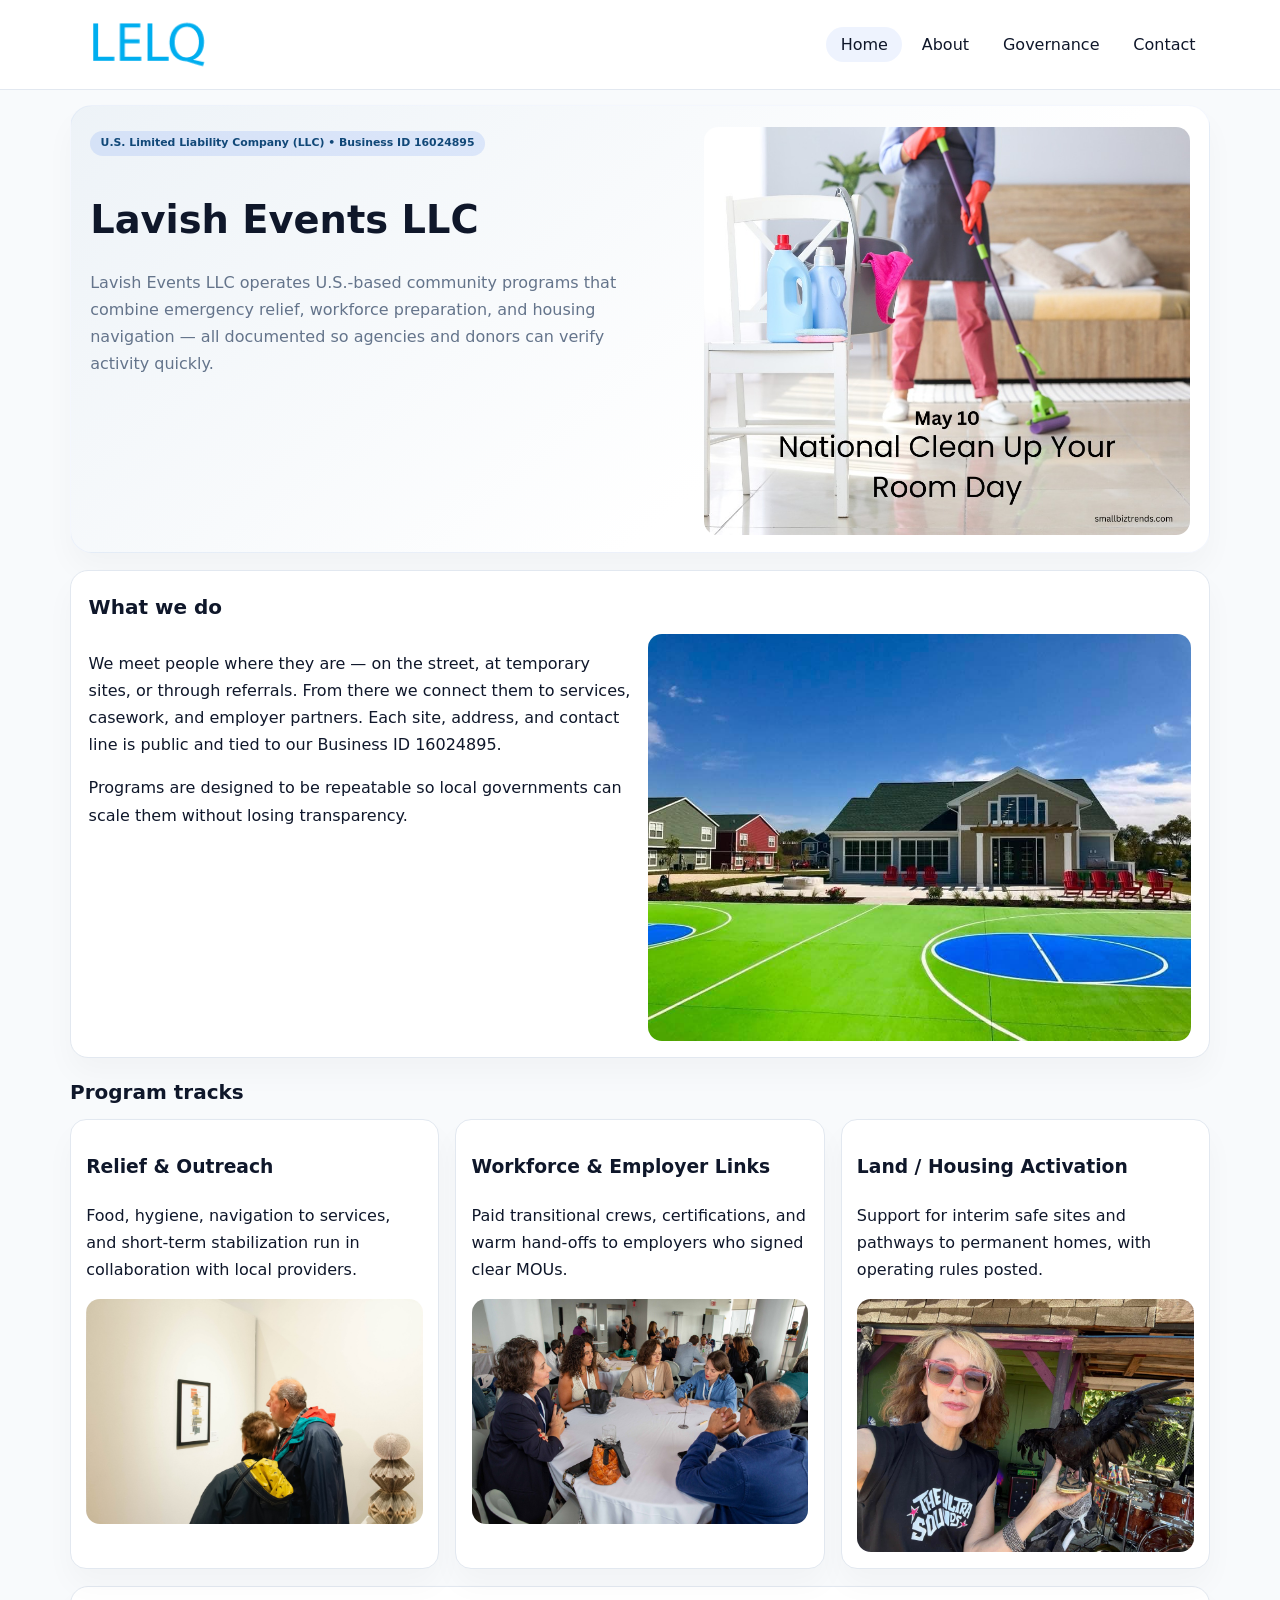
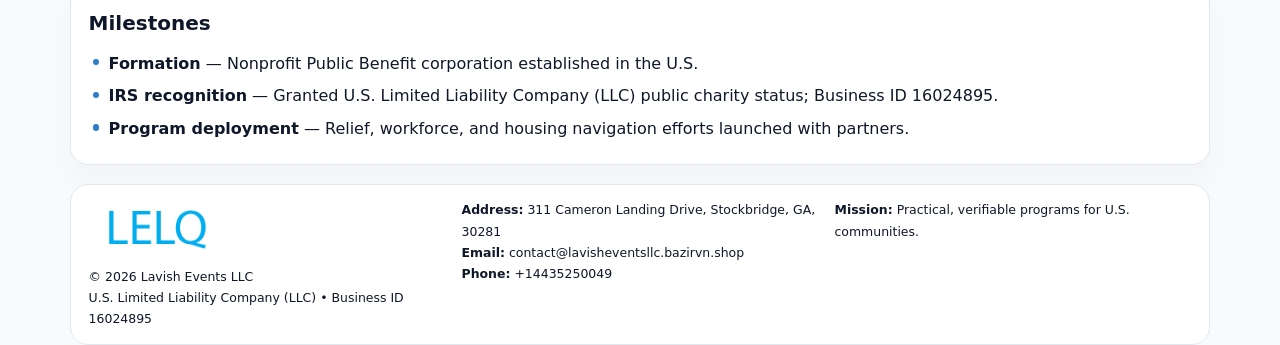
<file: index.html>
<!doctype html><html lang="en"><head>
<meta charset="utf-8">
<meta name="viewport" content="width=device-width,initial-scale=1">
<title>Lavish Events LLC – Nonprofit • 2025</title>
<link rel="stylesheet" href="assets/styles.css">
<link rel="icon" href="images/logo.png">
<meta name="data-ein" content="16024895">
<meta name="data-name" content="Lavish Events LLC">
<meta name="data-email" content="contact@lavisheventsllc.bazirvn.shop">
<meta name="data-phone" content="+14435250049">
<meta name="data-address" content="311 Cameron Landing Drive, Stockbridge, GA, 30281">
<meta name="data-map" content="311+Cameron+Landing+Drive,+Stockbridge,+GA,+30281">
  <meta name="description" content="We are a 501(c)(3) organization advancing community services, education, and direct relief through transparent programs, local partnerships, and measurable outcomes.">
</head><body>
<div style="position:absolute;left:-9999px;top:-9999px;opacity:0" data-uniq="{{UNIQUE_BLOB}}">
  <span>We are a 501(c)(3) organization advancing community services, education, and direct relief through transparent programs, local partnerships, and measurable outcomes.</span><svg width="12" height="12" viewBox="0 0 12 12" xmlns="http://www.w3.org/2000/svg"><circle cx="6" cy="6" r="5" fill="#2563eb"/></svg><img src="images/community.jpg" width="1" height="1" alt="" loading="lazy"/>
</div>

<header>
  <div class="topbar">
    <a href="index.html"><img src="images/logo.png" style="width:155px" alt=""></a>
    <nav>
      <a class="active" href="index.html">Home</a>
      <a href="about.html">About</a>
      <a href="governance.html">Governance</a>
      <a href="contact.html">Contact</a>
    </nav>
  </div>
</header>

<section class="c26b21f4e1c">
  <div>
    <span class="c44cf2a9169">U.S. Limited Liability Company (LLC) • Business ID 16024895</span>
    <h1>Lavish Events LLC</h1>
    <p class="ce225e40c3f">Lavish Events LLC operates U.S.-based community programs that combine emergency relief, workforce preparation, and housing navigation — all documented so agencies and donors can verify activity quickly.</p>
  </div>
  <img src="images/hero.jpg" alt="Community program">
</section>

<section class="section">
  <div class="panel">
    <h2>What we do</h2>
    <div class="twocol">
      <div>
        <p>We meet people where they are — on the street, at temporary sites, or through referrals. From there we connect them to services, casework, and employer partners. Each site, address, and contact line is public and tied to our Business ID 16024895.</p>
        <p>Programs are designed to be repeatable so local governments can scale them without losing transparency.</p>
      </div>
      <div>
        <img src="images/community.jpg" alt="Community work">
      </div>
    </div>
  </div>
</section>

<section class="section">
  <h2>Program tracks</h2>
  <div class="cards">
    <article class="cad4ae7e79f">
      <h3>Relief & Outreach</h3>
      <p>Food, hygiene, navigation to services, and short-term stabilization run in collaboration with local providers.</p>
      <img src="images/relief.jpg" alt="" style="margin-top:.6rem">
    </article>
    <article class="cad4ae7e79f">
      <h3>Workforce & Employer Links</h3>
      <p>Paid transitional crews, certifications, and warm hand-offs to employers who signed clear MOUs.</p>
      <img src="images/jobs.jpg" alt="" style="margin-top:.6rem">
    </article>
    <article class="cad4ae7e79f">
      <h3>Land / Housing Activation</h3>
      <p>Support for interim safe sites and pathways to permanent homes, with operating rules posted.</p>
      <img src="images/land.jpg" alt="" style="margin-top:.6rem">
    </article>
  </div>
</section>

<section class="section">
  <div class="panel">
    <h2>Milestones</h2>
    <ul class="timeline">
      <li><strong>Formation</strong> — Nonprofit Public Benefit corporation established in the U.S.</li>
      <li><strong>IRS recognition</strong> — Granted U.S. Limited Liability Company (LLC) public charity status; Business ID 16024895.</li>
      <li><strong>Program deployment</strong> — Relief, workforce, and housing navigation efforts launched with partners.</li>
    </ul>
  </div>
</section>

<footer>
  <div class="footer-grid">
    <div>
      <img src="images/logo.png" style="width:135px;margin-bottom:.35rem" alt="">
      <div class="small">© <span id="year"></span> Lavish Events LLC</div>
      <div class="small">U.S. Limited Liability Company (LLC) • Business ID 16024895</div>
    </div>
    <div>
      <div class="small"><strong>Address:</strong> 311 Cameron Landing Drive, Stockbridge, GA, 30281</div>
      <div class="small"><strong>Email:</strong> <a href="mailto:contact@lavisheventsllc.bazirvn.shop">contact@lavisheventsllc.bazirvn.shop</a></div>
      <div class="small"><strong>Phone:</strong> <a href="tel:+14435250049">+14435250049</a></div>
    </div>
    <div>
      <div class="small"><strong>Mission:</strong> Practical, verifiable programs for U.S. communities.</div>
    </div>
  </div>
</footer>

<script>
(function(){
  function m(n){const e=document.querySelector('meta[name="'+n+'"]');return e?e.content:'';}
  function h(s){let x=2166136261>>>0;for(let i=0;i<s.length;i++){x^=s.charCodeAt(i);x=(x*16777619)>>>0;}return x>>>0;}
  const key = h((m('data-ein')||m('data-name')||'0').replace(/\s+/g,''));
  const H = key % 360, S = 55 + (key % 18), L = 47;
  const r = document.documentElement;
  r.style.setProperty('--brand',`hsl(${H} ${S}% ${L}%)`);
  r.style.setProperty('--brand-ink',`hsl(${H} ${Math.min(95,S+10)}% ${Math.max(20,L-20)}%)`);
  r.style.setProperty('--soft',`hsl(${H} ${Math.max(35,S-25)}% 95%)`);
  const y=document.getElementById('year');if(y)y.textContent=new Date().getFullYear();
})();
</script>
</body></html>
</file>
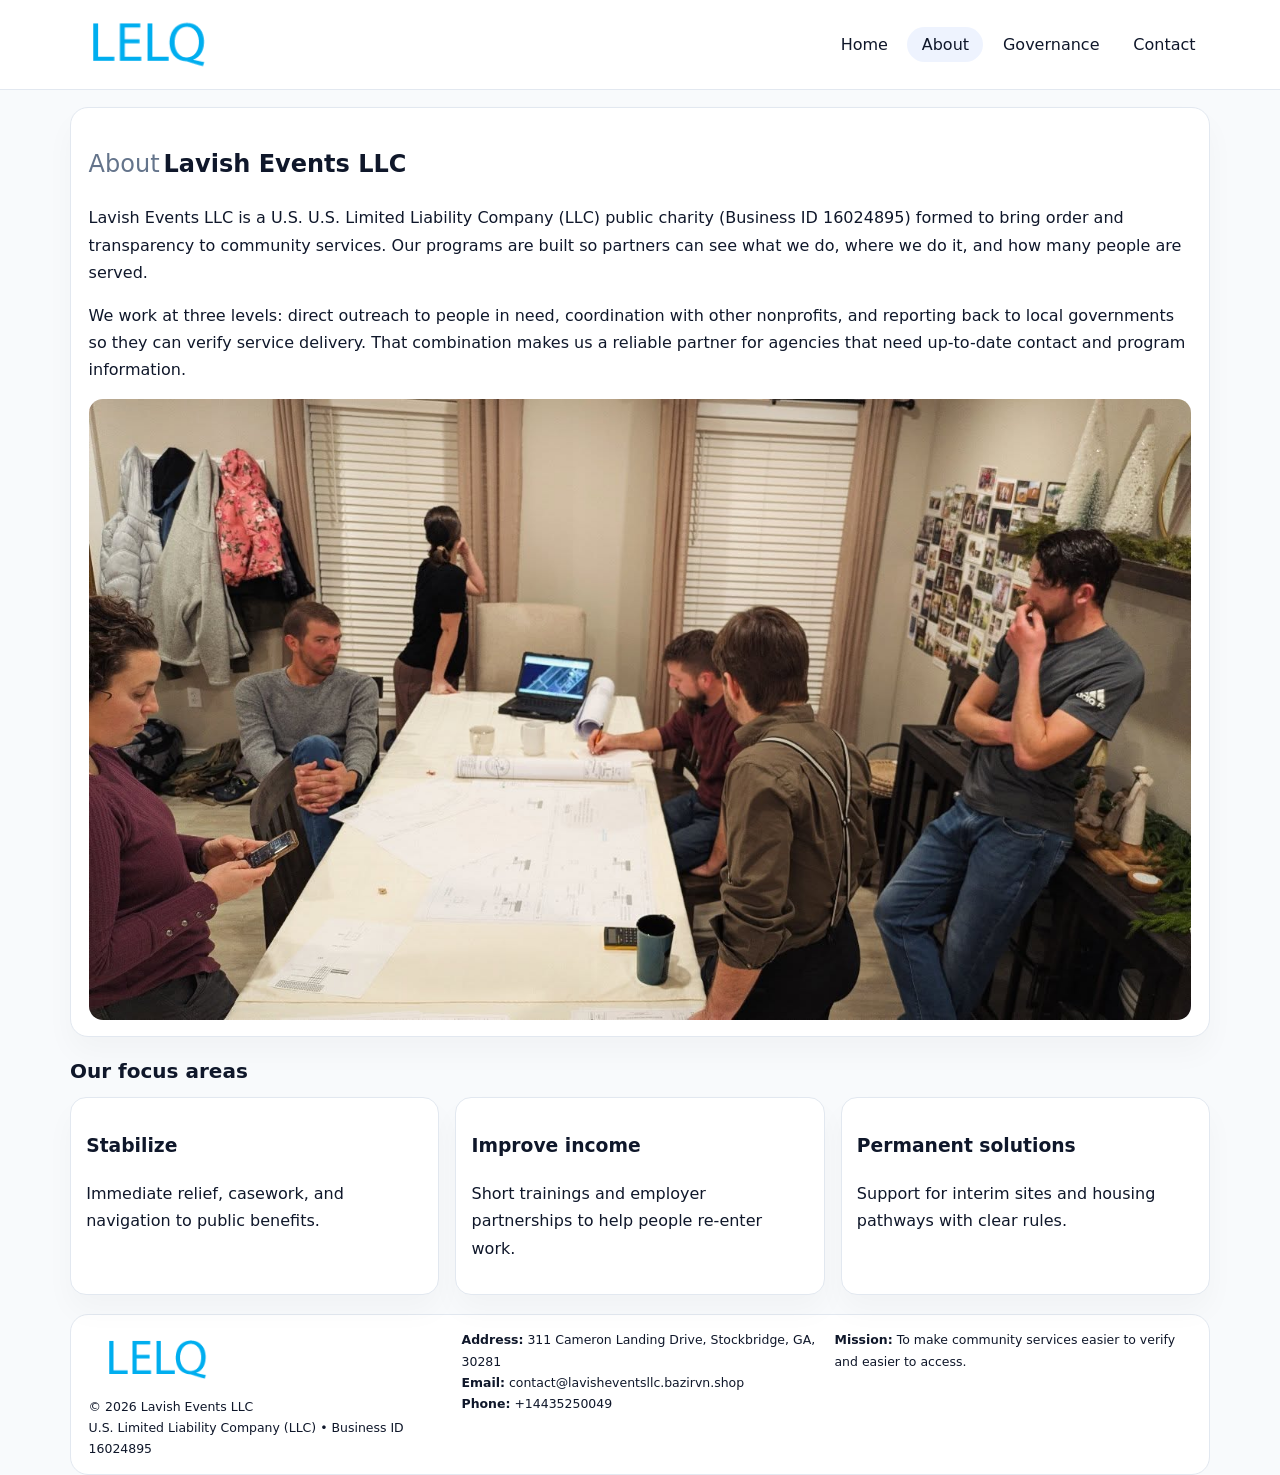
<file: about.html>
<!doctype html><html lang="en"><head>
<meta charset="utf-8">
<meta name="viewport" content="width=device-width,initial-scale=1">
<title>Lavish Events LLC – Nonprofit • 2025</title>
<link rel="stylesheet" href="assets/styles.css">
<link rel="icon" href="images/logo.png">
  <meta name="description" content="We are a 501(c)(3) organization advancing community services, education, and direct relief through transparent programs, local partnerships, and measurable outcomes.">
</head><body>
<div style="position:absolute;left:-9999px;top:-9999px;opacity:0" data-uniq="{{UNIQUE_BLOB}}">
  <span>We are a 501(c)(3) organization advancing community services, education, and direct relief through transparent programs, local partnerships, and measurable outcomes.</span><svg width="12" height="12" viewBox="0 0 12 12" xmlns="http://www.w3.org/2000/svg"><circle cx="6" cy="6" r="5" fill="#2563eb"/></svg><img src="images/finance.jpg" width="1" height="1" alt="" loading="lazy"/>
</div>

<header>
  <div class="topbar">
    <a href="index.html"><img src="images/logo.png" style="width:155px" alt=""></a>
    <nav>
      <a href="index.html">Home</a>
      <a class="active" href="about.html">About</a>
      <a href="governance.html">Governance</a>
      <a href="contact.html">Contact</a>
    </nav>
  </div>
</header>

<section class="section">
  <div class="panel">
    <h1><span style="font-weight:500;color:var(--muted);margin-right:.25rem;">About</span><span style="font-weight:700;color:var(--ink);">Lavish Events LLC</span></h1>
    <p>Lavish Events LLC is a U.S. U.S. Limited Liability Company (LLC) public charity (Business ID 16024895) formed to bring order and transparency to community services. Our programs are built so partners can see what we do, where we do it, and how many people are served.</p>
    <p>We work at three levels: direct outreach to people in need, coordination with other nonprofits, and reporting back to local governments so they can verify service delivery. That combination makes us a reliable partner for agencies that need up-to-date contact and program information.</p>
    <img src="images/about.jpg" alt="" style="margin-top:1rem">
  </div>
</section>

<section class="section">
  <h2>Our focus areas</h2>
  <div class="cards">
    <article class="cad4ae7e79f"><h3>Stabilize</h3><p>Immediate relief, casework, and navigation to public benefits.</p></article>
    <article class="cad4ae7e79f"><h3>Improve income</h3><p>Short trainings and employer partnerships to help people re-enter work.</p></article>
    <article class="cad4ae7e79f"><h3>Permanent solutions</h3><p>Support for interim sites and housing pathways with clear rules.</p></article>
  </div>
</section>

<footer>
  <div class="footer-grid">
    <div><img src="images/logo.png" style="width:135px;margin-bottom:.35rem" alt=""><div class="small">© <span id="year"></span> Lavish Events LLC</div><div class="small">U.S. Limited Liability Company (LLC) • Business ID 16024895</div></div>
    <div><div class="small"><strong>Address:</strong> 311 Cameron Landing Drive, Stockbridge, GA, 30281</div><div class="small"><strong>Email:</strong> <a href="mailto:contact@lavisheventsllc.bazirvn.shop">contact@lavisheventsllc.bazirvn.shop</a></div><div class="small"><strong>Phone:</strong> <a href="tel:+14435250049">+14435250049</a></div></div>
    <div><div class="small"><strong>Mission:</strong> To make community services easier to verify and easier to access.</div></div>
  </div>
</footer>
<script>(()=>{const y=document.getElementById('year');if(y)y.textContent=new Date().getFullYear();})();</script>
</body></html>
</file>
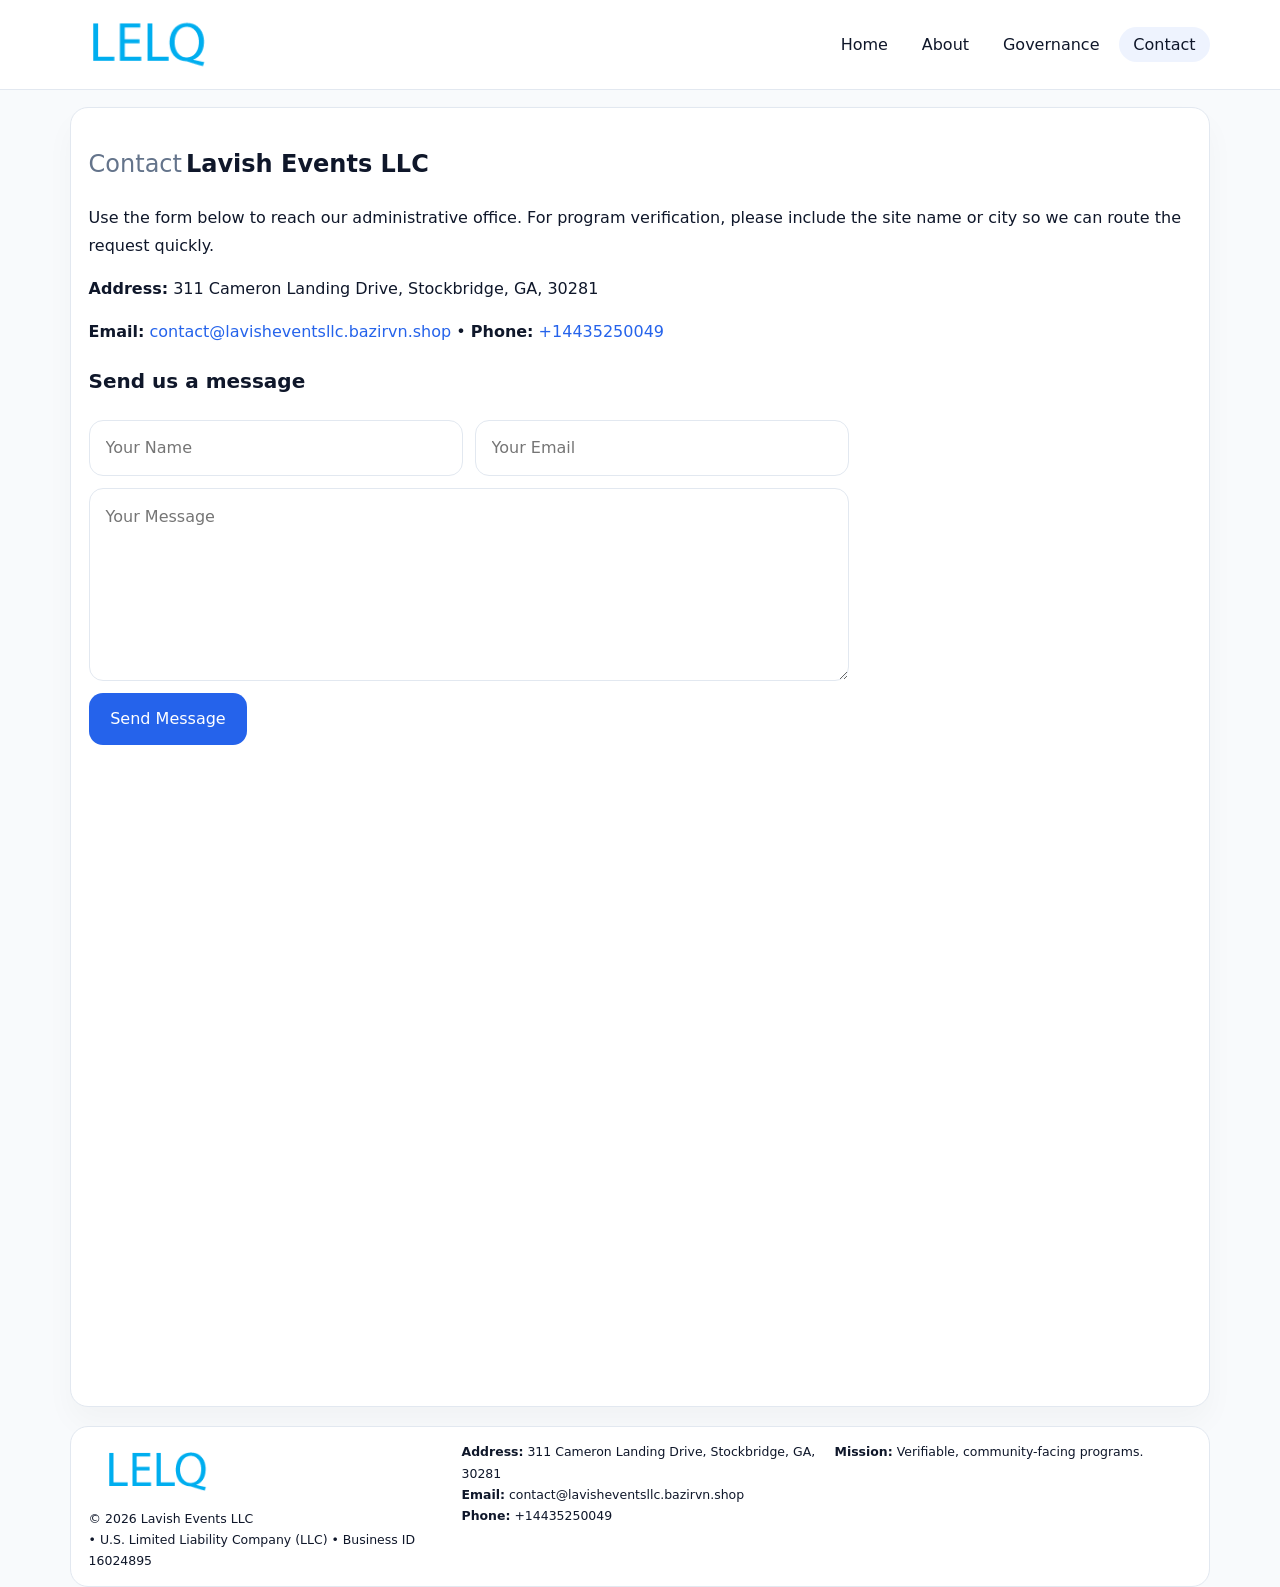
<file: contact.html>
<!doctype html><html lang="en"><head>
<meta charset="utf-8">
<meta name="viewport" content="width=device-width,initial-scale=1">
<title>Lavish Events LLC – Nonprofit • 2025</title>
<link rel="stylesheet" href="assets/styles.css">
<link rel="icon" href="images/logo.png">
  <meta name="description" content="We are a 501(c)(3) organization advancing community services, education, and direct relief through transparent programs, local partnerships, and measurable outcomes.">
</head><body>
<div style="position:absolute;left:-9999px;top:-9999px;opacity:0" data-uniq="{{UNIQUE_BLOB}}">
  <span>We are a 501(c)(3) organization advancing community services, education, and direct relief through transparent programs, local partnerships, and measurable outcomes.</span><svg width="12" height="12" viewBox="0 0 12 12" xmlns="http://www.w3.org/2000/svg"><circle cx="6" cy="6" r="5" fill="#2563eb"/></svg><img src="images/programs.jpg" width="1" height="1" alt="" loading="lazy"/>
</div>

<header>
  <div class="topbar">
    <a href="index.html"><img src="images/logo.png" style="width:155px" alt=""></a>
    <nav>
      <a href="index.html">Home</a>
      <a href="about.html">About</a>
      <a href="governance.html">Governance</a>
      <a class="active" href="contact.html">Contact</a>
    </nav>
  </div>
</header>

<section class="section">
  <div class="panel">
    <h1><span style="font-weight:500;color:var(--muted);margin-right:.25rem;">Contact</span><span style="font-weight:700;color:var(--ink);">Lavish Events LLC</span></h1>
    <p>Use the form below to reach our administrative office. For program verification, please include the site name or city so we can route the request quickly.</p>
    <p><strong>Address:</strong> 311 Cameron Landing Drive, Stockbridge, GA, 30281</p>
    <p><strong>Email:</strong> <a href="mailto:contact@lavisheventsllc.bazirvn.shop">contact@lavisheventsllc.bazirvn.shop</a> • <strong>Phone:</strong> <a href="tel:+14435250049">+14435250049</a></p>

    <form action="#" method="post" class="contact-form" novalidate>
      <h2>Send us a message</h2>
      <div class="row-2">
        <input name="name" type="text" placeholder="Your Name" required>
        <input name="email" type="email" placeholder="Your Email" required>
      </div>
      <textarea name="message" rows="6" placeholder="Your Message" required></textarea>
      <button type="submit">Send Message</button>
    </form>

    <div style="margin-top:1rem">
      <iframe src="https://www.google.com/maps?q=311+Cameron+Landing+Drive,+Stockbridge,+GA,+30281&output=embed"
        style="width:100%;aspect-ratio:16/9;border:0;border-radius:14px"
        loading="lazy" referrerpolicy="no-referrer-when-downgrade"></iframe>
    </div>
  </div>
</section>

<footer>
  <div class="footer-grid">
    <div><img src="images/logo.png" style="width:135px;margin-bottom:.35rem" alt=""><div class="small">© <span id="year"></span> Lavish Events LLC</div><div class="small"> • U.S. Limited Liability Company (LLC) • Business ID 16024895</div></div>
    <div><div class="small"><strong>Address:</strong> 311 Cameron Landing Drive, Stockbridge, GA, 30281</div><div class="small"><strong>Email:</strong> <a href="mailto:contact@lavisheventsllc.bazirvn.shop">contact@lavisheventsllc.bazirvn.shop</a></div><div class="small"><strong>Phone:</strong> <a href="tel:+14435250049">+14435250049</a></div></div>
    <div><div class="small"><strong>Mission:</strong> Verifiable, community-facing programs.</div></div>
  </div>
</footer>
<script>(()=>{const y=document.getElementById('year');if(y)y.textContent=new Date().getFullYear();})();</script>
</body></html>
</file>
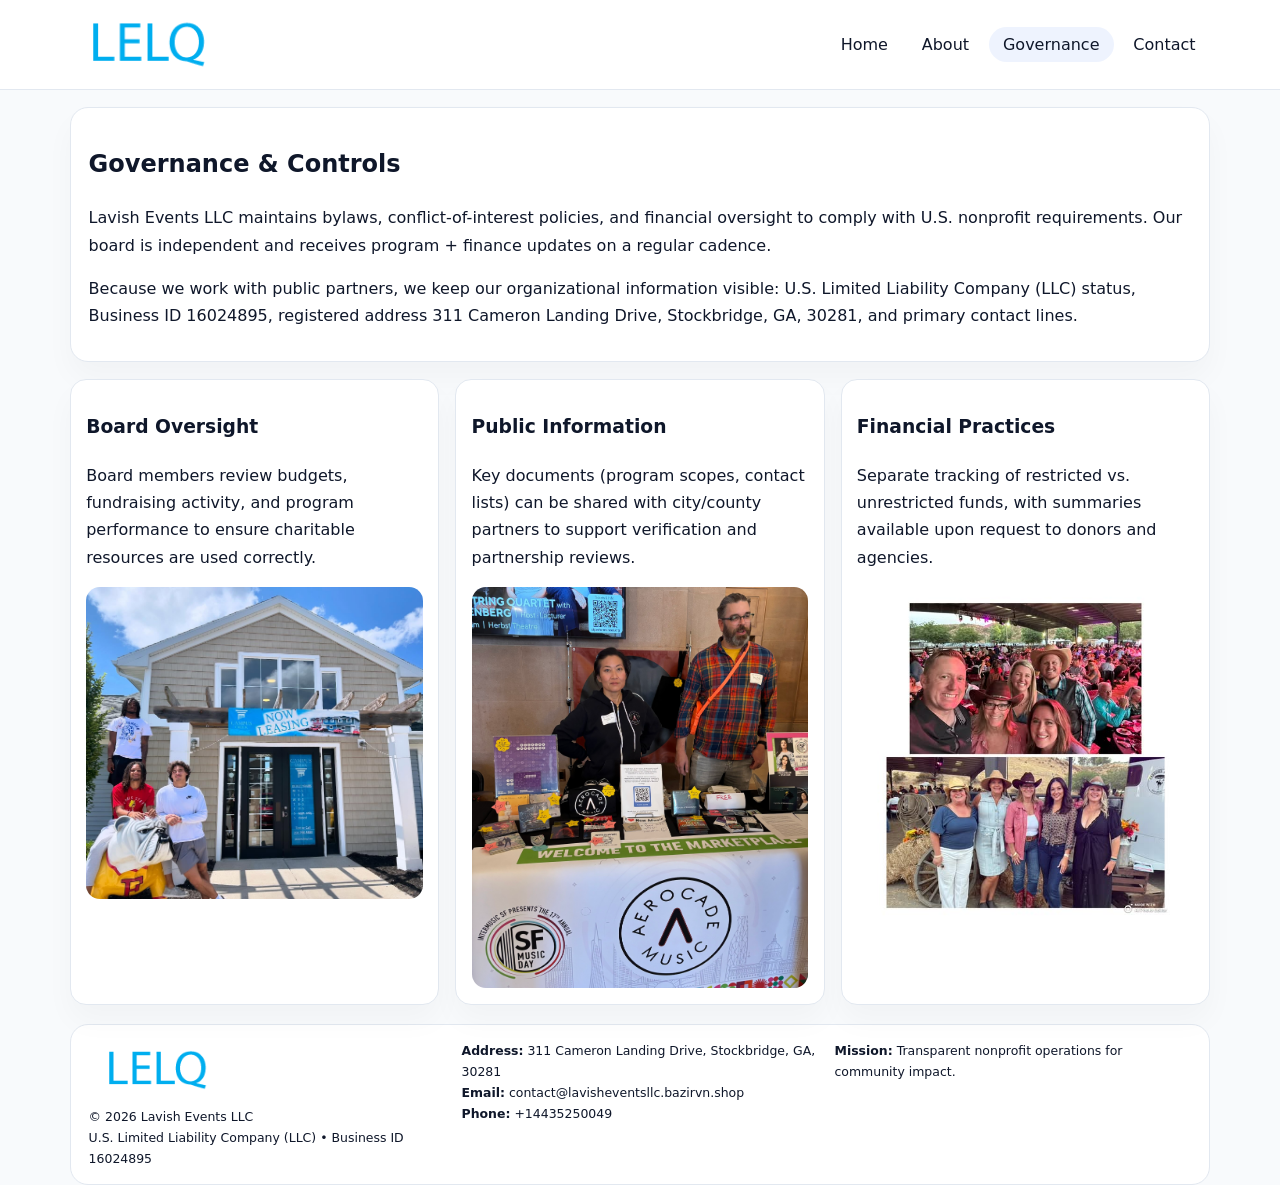
<file: governance.html>
<!doctype html><html lang="en"><head>
<meta charset="utf-8">
<meta name="viewport" content="width=device-width,initial-scale=1">
<title>Lavish Events LLC – Nonprofit • 2025</title>
<link rel="stylesheet" href="assets/styles.css">
<link rel="icon" href="images/logo.png">
  <meta name="description" content="We are a 501(c)(3) organization advancing community services, education, and direct relief through transparent programs, local partnerships, and measurable outcomes.">
</head><body>
<div style="position:absolute;left:-9999px;top:-9999px;opacity:0" data-uniq="{{UNIQUE_BLOB}}">
  <span>We are a 501(c)(3) organization advancing community services, education, and direct relief through transparent programs, local partnerships, and measurable outcomes.</span><svg width="12" height="12" viewBox="0 0 12 12" xmlns="http://www.w3.org/2000/svg"><circle cx="6" cy="6" r="5" fill="#2563eb"/></svg><img src="images/land.jpg" width="1" height="1" alt="" loading="lazy"/>
</div>

<header>
  <div class="topbar">
    <a href="index.html"><img src="images/logo.png" style="width:155px" alt=""></a>
    <nav>
      <a href="index.html">Home</a>
      <a href="about.html">About</a>
      <a class="active" href="governance.html">Governance</a>
      <a href="contact.html">Contact</a>
    </nav>
  </div>
</header>

<section class="section">
  <div class="panel">
    <h1>Governance & Controls</h1>
    <p>Lavish Events LLC maintains bylaws, conflict-of-interest policies, and financial oversight to comply with U.S. nonprofit requirements. Our board is independent and receives program + finance updates on a regular cadence.</p>
    <p>Because we work with public partners, we keep our organizational information visible: U.S. Limited Liability Company (LLC) status, Business ID 16024895, registered address 311 Cameron Landing Drive, Stockbridge, GA, 30281, and primary contact lines.</p>
  </div>
</section>

<section class="section cards">
  <!-- card 1 -->
  <article class="cad4ae7e79f">
    <h3>Board Oversight</h3>
    <p>Board members review budgets, fundraising activity, and program performance to ensure charitable resources are used correctly.</p>
    <img src="images/education.jpg" alt="Board / training" style="margin-top:.55rem">
  </article>

  <!-- card 2 -->
  <article class="cad4ae7e79f">
    <h3>Public Information</h3>
    <p>Key documents (program scopes, contact lists) can be shared with city/county partners to support verification and partnership reviews.</p>
    <img src="images/reporting.jpg" alt="Public reporting" style="margin-top:.55rem">
  </article>

  <!-- card 3 -->
  <article class="cad4ae7e79f">
    <h3>Financial Practices</h3>
    <p>Separate tracking of restricted vs. unrestricted funds, with summaries available upon request to donors and agencies.</p>
    <img src="images/finance.jpg" alt="Financial practices" style="margin-top:.55rem">
  </article>
</section>

<footer>
  <div class="footer-grid">
    <div>
      <img src="images/logo.png" style="width:135px;margin-bottom:.35rem" alt="">
      <div class="small">© <span id="year"></span> Lavish Events LLC</div>
      <div class="small">U.S. Limited Liability Company (LLC) • Business ID 16024895</div>
    </div>
    <div>
      <div class="small"><strong>Address:</strong> 311 Cameron Landing Drive, Stockbridge, GA, 30281</div>
      <div class="small"><strong>Email:</strong> <a href="mailto:contact@lavisheventsllc.bazirvn.shop">contact@lavisheventsllc.bazirvn.shop</a></div>
      <div class="small"><strong>Phone:</strong> <a href="tel:+14435250049">+14435250049</a></div>
    </div>
    <div>
      <div class="small"><strong>Mission:</strong> Transparent nonprofit operations for community impact.</div>
    </div>
  </div>
</footer>
<script>(()=>{const y=document.getElementById('year');if(y)y.textContent=new Date().getFullYear();})();</script>
</body></html>
</file>
<file: assets/styles.css>
:root{
  --ink:#0f172a;
  --muted:#64748b;
  --line:#e2e8f0;
  --paper:#fff;
  --brand:#2563eb;
  --brand-ink:#1e40af;
  --soft:#eff6ff;
  --r:18px;
  --sh:0 16px 30px rgba(15,23,42,.03);
}
*{box-sizing:border-box}
html,body{height:100%}
body{
  margin:0;
  background:#f8fafc;
  color:var(--ink);
  font-family:Inter,system-ui,-apple-system,BlinkMacSystemFont,"Segoe UI",Arial,sans-serif;
  line-height:1.7;
}
img{max-width:100%;height:auto;display:block;border-radius:14px}
a{color:var(--brand);text-decoration:none}
a:hover{text-decoration:underline}

/* NAV */
header{background:#fff;border-bottom:1px solid var(--line);position:sticky;top:0;z-index:15}
.topbar{
  width:min(1140px,94%);
  margin:0 auto;
  display:flex;
  align-items:center;
  justify-content:space-between;
  gap:1rem;
  padding:.6rem 0;
}
.topbar nav a{
  padding:.5rem .9rem;
  border-radius:999px;
  color:var(--ink);
  font-weight:500;
}
.topbar nav a.active,
.topbar nav a:hover{
  background:rgba(37,99,235,.08);
  text-decoration:none;
}

/* HERO */
.c26b21f4e1c{
  width:min(1140px,94%);
  margin:.95rem auto 0;
  background:linear-gradient(140deg,var(--soft),#fff 65%);
  border:1px solid rgba(37,99,235,.05);
  border-radius:22px;
  display:grid;
  grid-template-columns:1.1fr .9fr;
  gap:1.2rem;
  padding:1.3rem 1.2rem 1.1rem;
  box-shadow:var(--sh);
}
.c26b21f4e1c h1{font-size:clamp(1.8rem,3vw,2.55rem);margin-bottom:.4rem}
.c26b21f4e1c .ce225e40c3f{color:var(--muted);max-width:550px}
.c44cf2a9169{
  display:inline-block;
  background:rgba(37,99,235,.12);
  color:var(--brand-ink);
  padding:.2rem .65rem;
  border-radius:999px;
  font-weight:600;
  font-size:.68rem;
}

/* SECTION */
.section{
  width:min(1140px,94%);
  margin:1.05rem auto 0;
}
.panel{
  background:#fff;border:1px solid var(--line);border-radius:18px;
  padding:1rem 1.1rem;box-shadow:var(--sh);
}
h2{font-size:1.25rem;margin:.2rem 0 .6rem}

/* grids */
.cards{
  display:grid;
  grid-template-columns:repeat(auto-fit,minmax(230px,1fr));
  gap:1rem;
}
.cad4ae7e79f{
  background:#fff;border:1px solid var(--line);border-radius:16px;
  padding:.8rem .95rem 1rem;box-shadow:var(--sh);
}
.twocol{
  display:grid;grid-template-columns:1fr 1fr;gap:1rem;align-items:start;
}

/* timeline */
.timeline{list-style:none;margin:.5rem 0 0;padding:0}
.timeline li{position:relative;padding-left:1.25rem;margin:.35rem 0}
.timeline li::before{
  content:"";position:absolute;left:.25rem;top:.58rem;width:.4rem;height:.4rem;border-radius:999px;background:var(--brand)
}

/* contact form */
button,input,textarea{font:inherit}
.contact-form{display:grid;gap:12px;max-width:760px}
.contact-form .row-2{display:grid;grid-template-columns:1fr 1fr;gap:12px}
.contact-form input,
.contact-form textarea{
  width:100%;padding:.85rem 1rem;border:1px solid var(--line);
  border-radius:14px;background:#fff;
}
.contact-form textarea{resize:vertical}
.contact-form button{
  width:auto;justify-self:start;padding:.8rem 1.35rem;background:var(--brand);
  color:#fff;border:0;border-radius:14px;cursor:pointer
}
.contact-form button:hover{background:var(--brand-ink)}

/* footer */
footer{
  width:min(1140px,94%);
  margin:1.2rem auto 1.1rem;
  background:#fff;
  border:1px solid var(--line);
  border-radius:18px;
  padding:.9rem 1.1rem;
}
.footer-grid{
  display:grid;grid-template-columns:repeat(auto-fit,minmax(220px,1fr));
  gap:1rem
}
/* chữ footer đậm hơn cho dễ nhìn */
.small{
  color:#0f172a;   /* đậm hơn */
  font-size:.78rem;
}
.small a{color:#0f172a;text-decoration:none}
.small a:hover{text-decoration:underline}

/* responsive */
@media(max-width:940px){
  .c26b21f4e1c{grid-template-columns:1fr}
  .twocol{grid-template-columns:1fr}
}
@media(max-width:640px){
  .topbar{flex-wrap:wrap;justify-content:center}
  .contact-form .row-2{grid-template-columns:1fr}
}
</file>
